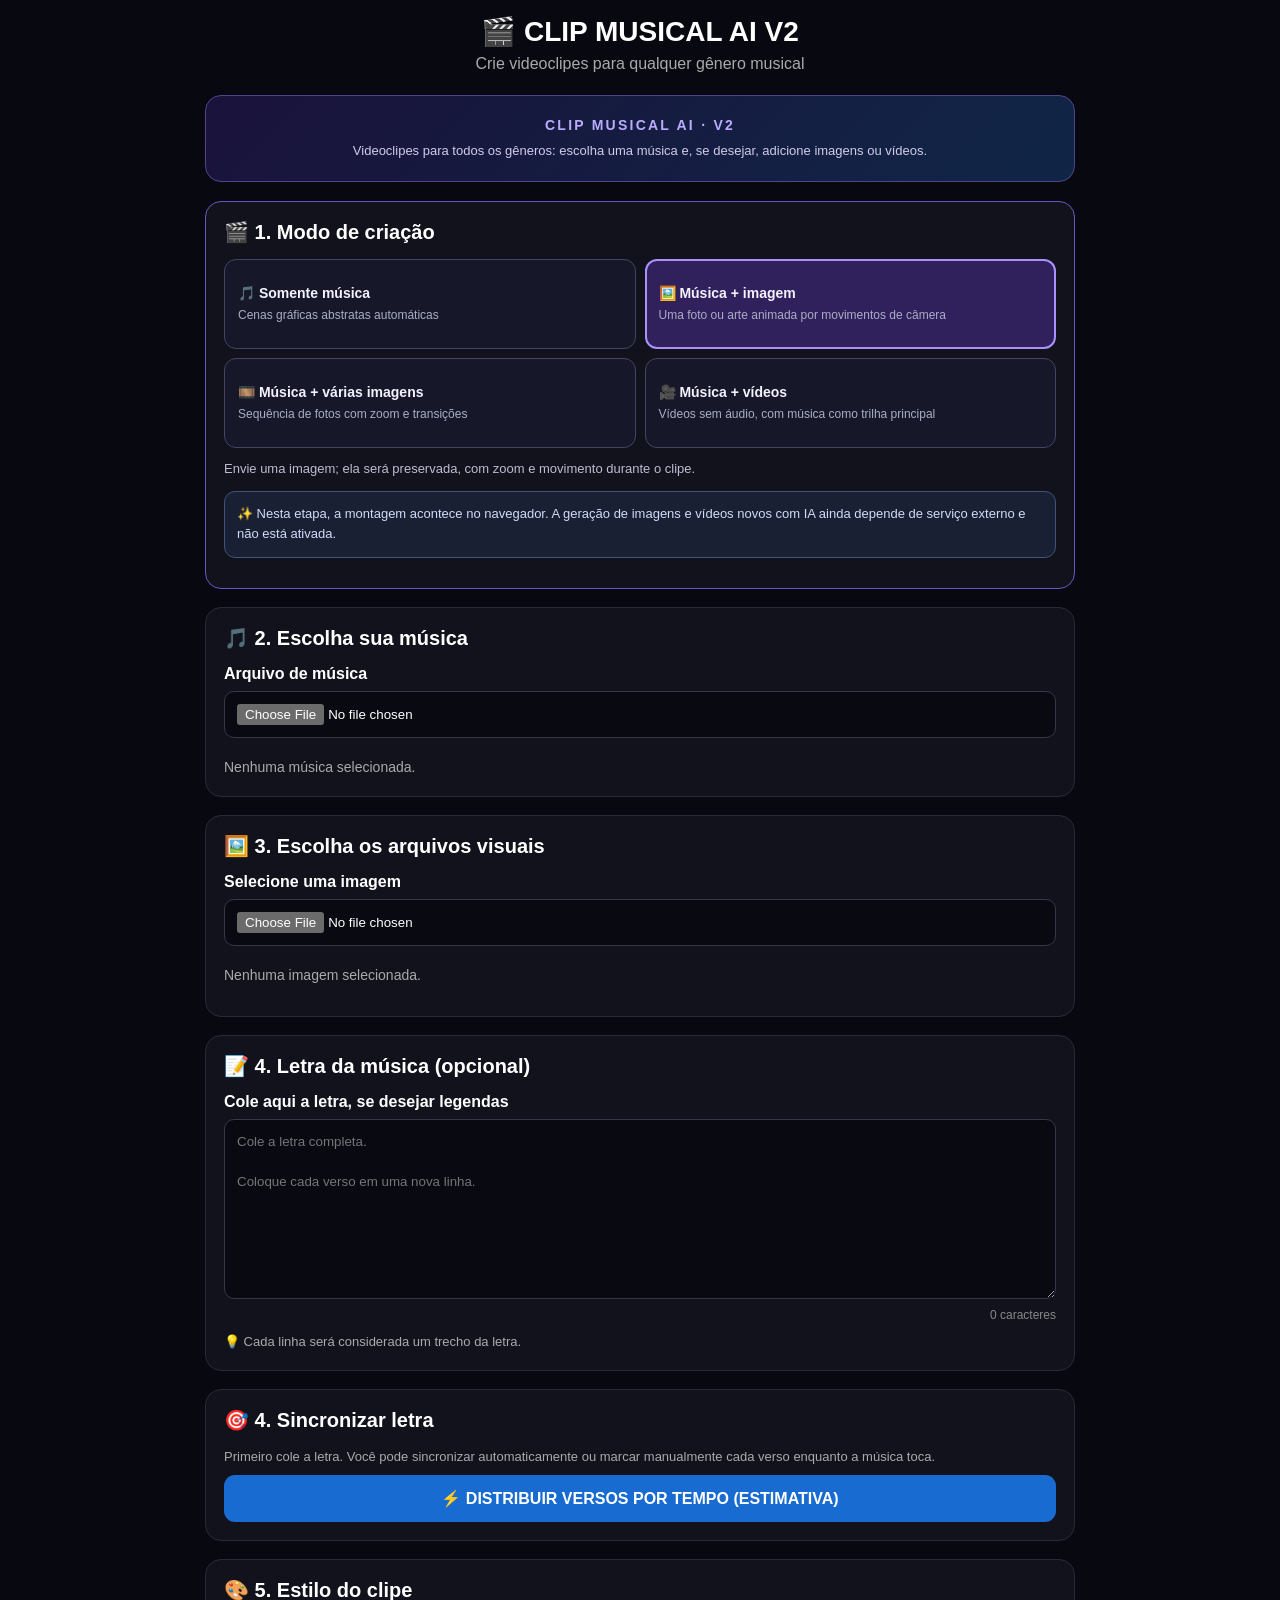
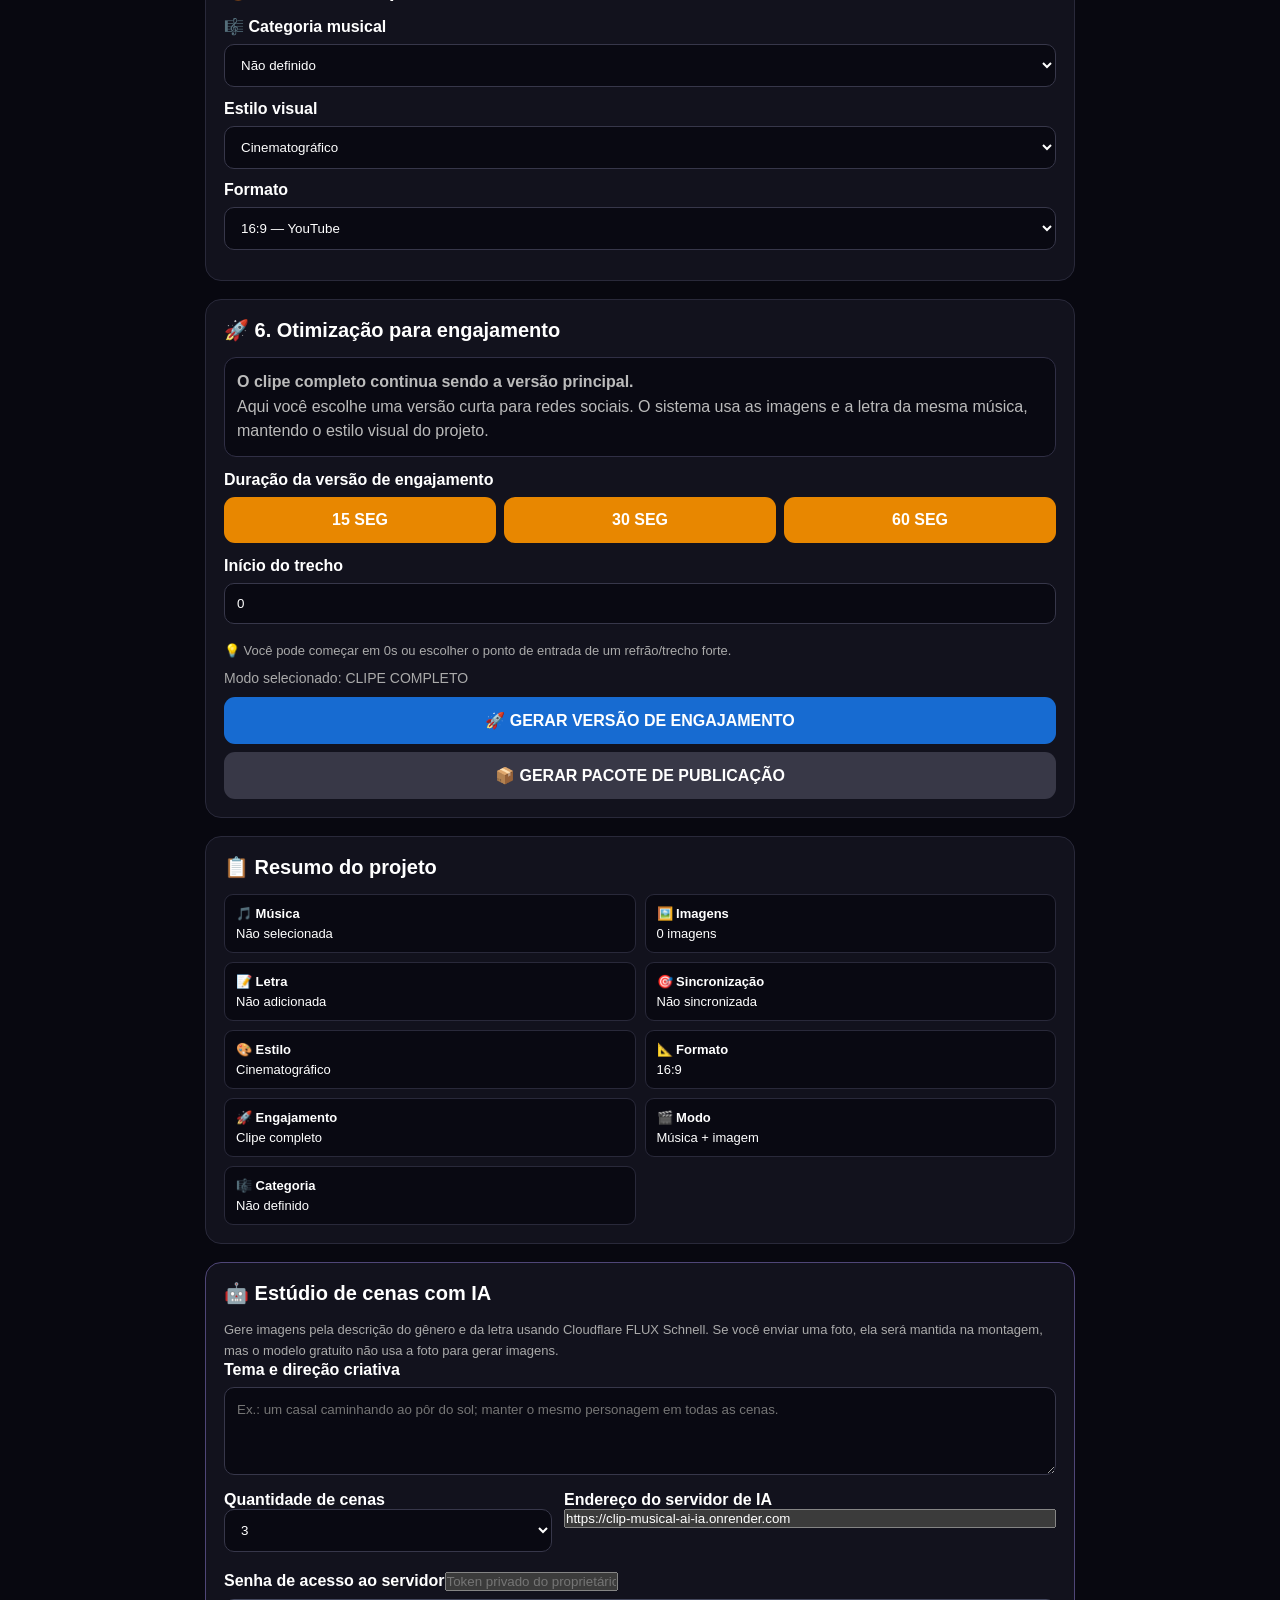
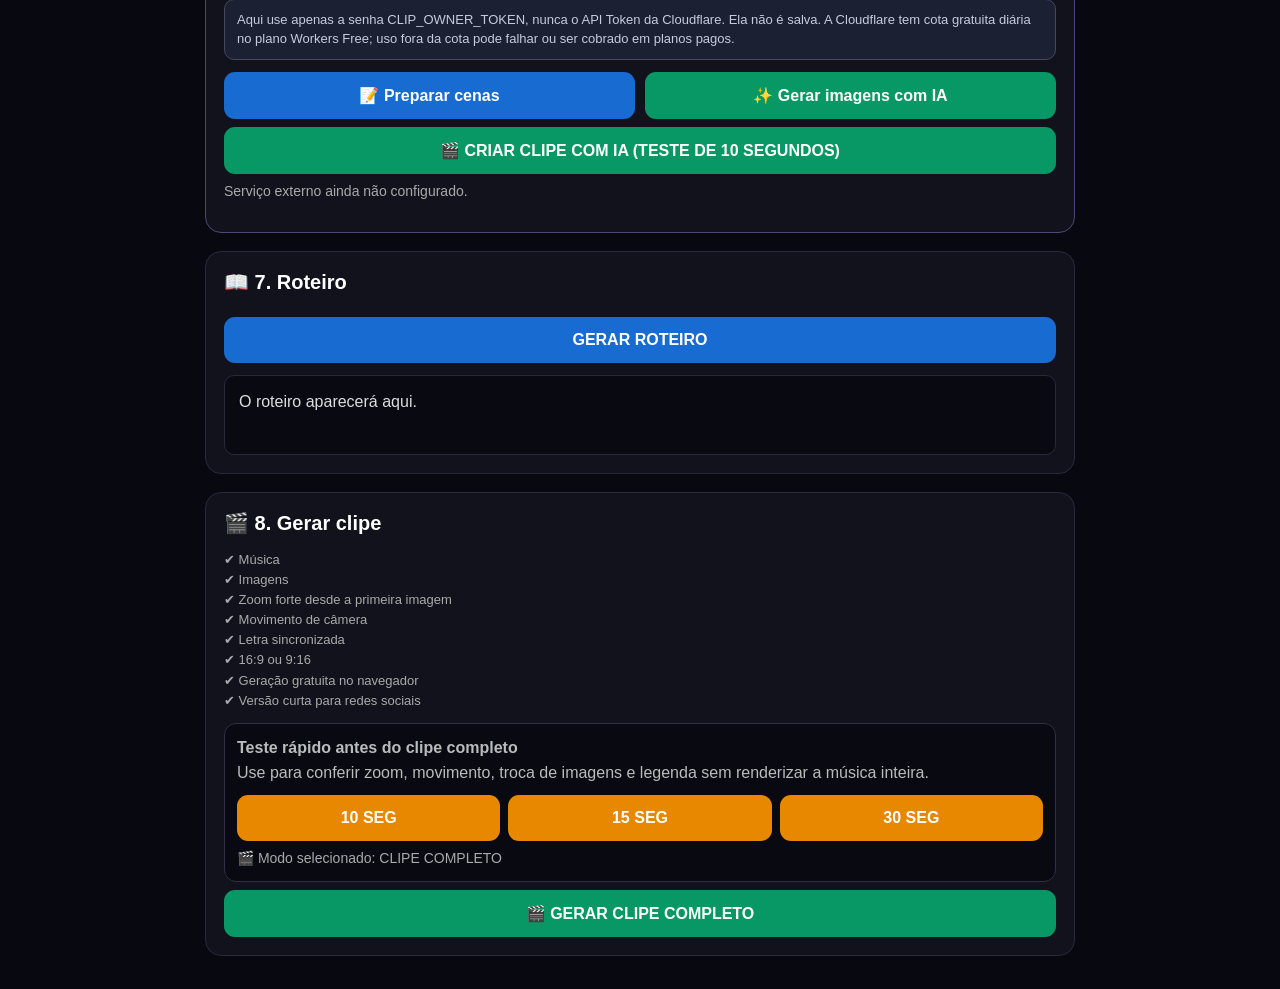
<file: index.html>
<!DOCTYPE html>
<html lang="pt-BR">
<head>
<meta charset="UTF-8">
<meta name="viewport" content="width=device-width,initial-scale=1.0">
<title>CLIP MUSICAL AI</title>
<style>
*{box-sizing:border-box;margin:0;padding:0;font-family:Arial,sans-serif}
body{background:#080810;color:#fff;min-height:100vh}
.container{width:100%;max-width:900px;margin:auto;padding:15px}
h1{text-align:center;font-size:28px;margin-bottom:7px}
.subtitulo{text-align:center;color:#aaa;margin-bottom:22px}
.card{background:#12121d;border:1px solid #29293a;border-radius:16px;padding:18px;margin-bottom:18px}
.card h2{font-size:20px;margin-bottom:15px}
label{display:block;font-weight:bold;margin-bottom:8px}
input[type=file],select,textarea,input[type=number],input[type=text]{width:100%;background:#090912;color:#fff;border:1px solid #37374a;border-radius:10px;padding:12px;margin-bottom:12px}
textarea{min-height:180px;resize:vertical;line-height:1.5}
button{width:100%;border:0;border-radius:11px;padding:14px;margin-top:8px;background:#6838ff;color:#fff;font-size:16px;font-weight:bold;cursor:pointer}
button:disabled{opacity:.5}
.btn-azul{background:#176bd1}.btn-verde{background:#079866}.btn-vermelho{background:#a72828}.btn-cinza{background:#383847}.btn-laranja{background:#e88700}
.status{color:#aaa;font-size:14px;line-height:1.5;margin-top:7px}.sucesso{color:#35dc98}.erro{color:#ff6868}
.audio-preview{width:100%;display:none;margin-top:8px}
.dica,.info{color:#aaa;font-size:13px;line-height:1.55;margin-top:5px}
.contador{color:#888;font-size:12px;text-align:right;margin-top:-7px;margin-bottom:10px}
.letra-preview{display:none;margin-top:12px;background:#090912;border:1px solid #29293a;border-radius:10px;padding:12px}
.letra-preview-texto{color:#ddd;white-space:pre-wrap;line-height:1.5;max-height:180px;overflow:auto}
.preview-grid{display:grid;grid-template-columns:repeat(2,1fr);gap:12px;margin-top:12px}
.preview-item{background:#090912;border:1px solid #29293a;border-radius:10px;padding:7px}
.preview-item img{width:100%;aspect-ratio:16/10;object-fit:cover;border-radius:8px;display:block}
.preview-num{text-align:center;color:#aaa;padding:7px 0;font-size:13px}
.preview-buttons{display:grid;grid-template-columns:1fr 1fr 1fr;gap:5px}
.preview-buttons button{padding:8px 3px;margin:0;font-size:12px}
.resumo{display:grid;grid-template-columns:1fr 1fr;gap:9px}
.resumo-box{background:#090912;border:1px solid #29293a;border-radius:9px;padding:11px;font-size:13px}
.resumo-box strong{display:block;margin-bottom:5px}
#roteiro{white-space:pre-wrap;background:#090912;border:1px solid #29293a;border-radius:10px;padding:14px;margin-top:12px;color:#ddd;line-height:1.55;min-height:80px}
.sync-box{background:#090912;border:1px solid #303044;border-radius:12px;padding:12px;margin-top:12px}
.tempo-grande{text-align:center;font-size:34px;font-weight:bold;margin:10px 0;color:#fff}
.sync-botoes{display:grid;grid-template-columns:1fr 1fr;gap:8px}.sync-botoes button{margin:0}
.marcar{background:#d43b3b;font-size:17px}
.lista-versos{margin-top:14px}
.verso-item{display:grid;grid-template-columns:55px 1fr 75px;gap:7px;align-items:center;background:#141421;border:1px solid #29293a;border-radius:8px;padding:7px;margin-bottom:6px}
.verso-numero{color:#888;font-size:12px;text-align:center}.verso-texto{color:#ddd;font-size:13px;line-height:1.3}
.verso-tempo{width:100%;margin:0!important;padding:7px!important;font-size:12px;text-align:center}
.verso-atual{border-color:#d43b3b;box-shadow:0 0 0 1px #d43b3b}
.progress-container{display:none;margin-top:15px}
.progress-bar{width:100%;height:18px;background:#252536;border-radius:20px;overflow:hidden}
.progress-fill{width:0%;height:100%;background:#6838ff;transition:width .1s linear}
.video-container{display:none}
#videoResultado{width:100%;background:#000;border-radius:12px;border:1px solid #333;display:block;margin-top:12px}
.download{display:none;width:100%;text-decoration:none;background:#079866;color:#fff;font-weight:bold;text-align:center;padding:15px;border-radius:11px;margin-top:12px}
.eng-grid{display:grid;grid-template-columns:repeat(3,1fr);gap:8px}
.eng-grid button{margin:0}
.eng-grid .selecionado{outline:3px solid #fff}
.eng-info{background:#090912;border:1px solid #302f45;border-radius:12px;padding:12px;margin-top:12px;line-height:1.55;color:#bbb}
.badge{display:inline-block;padding:5px 9px;border-radius:20px;background:#29293a;color:#ddd;font-size:12px;margin:3px}
.miniatura-preview{width:100%;max-height:280px;object-fit:contain;background:#000;border-radius:10px;display:none;margin-top:10px}
.share-grid{display:grid;grid-template-columns:1fr 1fr;gap:8px}
.share-grid button{margin:0}
@media(max-width:600px){
.container{padding:12px}h1{font-size:24px}.resumo{grid-template-columns:1fr}
.preview-grid{grid-template-columns:1fr 1fr}.sync-botoes{grid-template-columns:1fr}
.eng-grid{grid-template-columns:1fr 1fr}.verso-item{grid-template-columns:45px 1fr 68px}
}
</style>
<link rel="stylesheet" href="v2.css">
</head>
<body>
<div class="container">

<h1>🎬 CLIP MUSICAL AI</h1>
<div class="subtitulo">Crie seu clipe musical gratuitamente</div>

<div class="card">
<h2>🎵 1. Escolha sua música</h2>
<label>Arquivo do louvor</label>
<input id="inputMusica" type="file" accept="audio/*">
<div id="audioInfo" class="status">Nenhuma música selecionada.</div>
<audio id="audioPreview" class="audio-preview" controls playsinline></audio>
</div>

<div class="card">
<h2>🖼️ 2. Escolha as imagens</h2>
<label>Imagens do clipe</label>
<input id="inputImagens" type="file" accept="image/*" multiple>
<div id="contadorImagens" class="status">Nenhuma imagem selecionada.</div>
<div id="previewGrid" class="preview-grid"></div>
</div>

<div class="card">
<h2>📝 3. Letra do louvor</h2>
<label>Cole aqui a letra do louvor</label>
<textarea id="inputLetra" placeholder="Cole a letra completa.

Coloque cada verso em uma nova linha."></textarea>
<div id="letraContador" class="contador">0 caracteres</div>
<div class="dica">💡 Cada linha será considerada um trecho da letra.</div>
<div id="letraPreview" class="letra-preview"><div id="letraPreviewTexto" class="letra-preview-texto"></div></div>
</div>

<div class="card">
<h2>🎯 4. Sincronizar letra</h2>
<div class="info">Primeiro cole a letra. Você pode sincronizar automaticamente ou marcar manualmente cada verso enquanto a música toca.</div>
<button id="botaoAuto" class="btn-azul">⚡ SINCRONIZAR AUTOMATICAMENTE</button>
<div id="syncBox" class="sync-box" style="display:none">
<div id="tempoAtual" class="tempo-grande">00:00.000</div>
<div class="sync-botoes">
<button id="botaoIniciarSync" class="btn-verde">▶️ COMEÇAR SINCRONIZAÇÃO</button>
<button id="botaoPararSync" class="btn-cinza">⏸️ PARAR</button>
</div>
<button id="botaoMarcar" class="marcar">🔴 MARCAR PRÓXIMO VERSO</button>
<button id="botaoLimparSync" class="btn-vermelho">🗑️ LIMPAR MARCAÇÕES</button>
<div id="syncStatus" class="status">Aguardando.</div>
<div id="listaVersos" class="lista-versos"></div>
</div>
</div>

<div class="card">
<h2>🎨 5. Estilo do clipe</h2>
<label>Estilo visual</label>
<select id="estilo">
<option>Cinematográfico</option><option>Worship</option><option>Romântico</option><option>Inspirador</option>
<option>Urbano</option><option>Dramático</option><option>Fantasia</option><option>Realista</option>
</select>
<label>Formato</label>
<select id="formato">
<option value="16:9">16:9 — YouTube</option>
<option value="9:16">9:16 — TikTok / Reels / Shorts</option>
</select>
</div>

<div class="card">
<h2>🚀 6. Otimização para engajamento</h2>
<div class="eng-info">
<b>O clipe completo continua sendo a versão principal.</b><br>
Aqui você escolhe uma versão curta para redes sociais. O sistema usa as imagens e a letra da mesma música, mantendo o estilo visual do projeto.
</div>

<label style="margin-top:14px">Duração da versão de engajamento</label>
<div class="eng-grid">
<button class="btn-laranja" data-eng="15">15 SEG</button>
<button class="btn-laranja" data-eng="30">30 SEG</button>
<button class="btn-laranja" data-eng="60">60 SEG</button>
</div>

<label style="margin-top:14px">Início do trecho</label>
<input id="inicioEngajamento" type="number" min="0" step="0.1" value="0">
<div class="dica">💡 Você pode começar em 0s ou escolher o ponto de entrada de um refrão/trecho forte.</div>

<div id="engSelecionado" class="status">Modo selecionado: CLIPE COMPLETO</div>

<button id="botaoGerarEngajamento" class="btn-azul">🚀 GERAR VERSÃO DE ENGAJAMENTO</button>
<button id="botaoPacote" class="btn-cinza">📦 GERAR PACOTE DE PUBLICAÇÃO</button>

<div id="pacote" style="display:none;margin-top:12px">
<label>Título sugerido</label>
<input id="tituloSugerido" type="text">
<label>Descrição sugerida</label>
<textarea id="descricaoSugerida" style="min-height:130px"></textarea>
<label>Hashtags sugeridas</label>
<input id="hashtagsSugeridas" type="text">
<button id="botaoMiniatura" class="btn-laranja">🖼️ GERAR MINIATURA</button>
<canvas id="miniaturaCanvas" style="display:none"></canvas>
<img id="miniaturaPreview" class="miniatura-preview">
<a id="baixarMiniatura" class="download" download="miniatura-clipe-musical.png">⬇️ BAIXAR MINIATURA</a>
</div>
</div>

<div class="card">
<h2>📋 Resumo do projeto</h2>
<div class="resumo">
<div class="resumo-box"><strong>🎵 Música</strong><span id="resumoMusica">Não selecionada</span></div>
<div class="resumo-box"><strong>🖼️ Imagens</strong><span id="resumoImagens">0 imagens</span></div>
<div class="resumo-box"><strong>📝 Letra</strong><span id="resumoLetra">Não adicionada</span></div>
<div class="resumo-box"><strong>🎯 Sincronização</strong><span id="resumoSync">Não sincronizada</span></div>
<div class="resumo-box"><strong>🎨 Estilo</strong><span id="resumoEstilo">Cinematográfico</span></div>
<div class="resumo-box"><strong>📐 Formato</strong><span id="resumoFormato">16:9</span></div>
<div class="resumo-box"><strong>🚀 Engajamento</strong><span id="resumoEng">Clipe completo</span></div>
</div>
</div>

<div class="card">
<h2>📖 7. Roteiro</h2>
<button id="botaoRoteiro" class="btn-azul">GERAR ROTEIRO</button>
<div id="roteiro">O roteiro aparecerá aqui.</div>
</div>

<div class="card">
<h2>🎬 8. Gerar clipe</h2>
<div class="info">
✔ Música<br>✔ Imagens<br>✔ Zoom forte desde a primeira imagem<br>✔ Movimento de câmera<br>✔ Letra sincronizada<br>✔ 16:9 ou 9:16<br>✔ Geração gratuita no navegador<br>✔ Versão curta para redes sociais
</div>

<div class="eng-info" style="margin-top:12px">
<b>Teste rápido antes do clipe completo</b><br>
Use para conferir zoom, movimento, troca de imagens e legenda sem renderizar a música inteira.
<div class="eng-grid" style="margin-top:10px">
<button class="btn-laranja" data-teste="10">10 SEG</button>
<button class="btn-laranja" data-teste="15">15 SEG</button>
<button class="btn-laranja" data-teste="30">30 SEG</button>
</div>
<div id="modoTeste" class="status">🎬 Modo selecionado: CLIPE COMPLETO</div>
</div>

<button id="botaoGerar" class="btn-verde">🎬 GERAR CLIPE COMPLETO</button>

<div id="progressContainer" class="progress-container">
<div class="progress-bar"><div id="progressFill" class="progress-fill"></div></div>
<div id="status" class="status">Preparando...</div>
</div>
</div>

<div id="videoContainer" class="card video-container">
<h2>🎥 Seu clipe está pronto!</h2>
<video id="videoResultado" controls playsinline preload="metadata"></video>
<div id="resultadoInfo" class="status"></div>
<a id="download" class="download" download="clip-musical-ai.webm">⬇️ BAIXAR CLIPE</a>
</div>

</div>

<script>
const $=id=>document.getElementById(id);
const inputMusica=$("inputMusica"),inputImagens=$("inputImagens"),inputLetra=$("inputLetra");
const audioInfo=$("audioInfo"),audioPreview=$("audioPreview"),contadorImagens=$("contadorImagens"),previewGrid=$("previewGrid");
const letraContador=$("letraContador"),letraPreview=$("letraPreview"),letraPreviewTexto=$("letraPreviewTexto");
const estilo=$("estilo"),formato=$("formato");
const resumoMusica=$("resumoMusica"),resumoImagens=$("resumoImagens"),resumoLetra=$("resumoLetra"),resumoSync=$("resumoSync"),resumoEstilo=$("resumoEstilo"),resumoFormato=$("resumoFormato"),resumoEng=$("resumoEng");
const botaoAuto=$("botaoAuto"),syncBox=$("syncBox"),tempoAtual=$("tempoAtual"),botaoIniciarSync=$("botaoIniciarSync"),botaoPararSync=$("botaoPararSync"),botaoMarcar=$("botaoMarcar"),botaoLimparSync=$("botaoLimparSync"),syncStatus=$("syncStatus"),listaVersos=$("listaVersos");
const botaoRoteiro=$("botaoRoteiro"),roteiroElemento=$("roteiro"),botaoGerar=$("botaoGerar"),progressContainer=$("progressContainer"),progressFill=$("progressFill"),statusElemento=$("status"),videoContainer=$("videoContainer"),videoResultado=$("videoResultado"),resultadoInfo=$("resultadoInfo"),download=$("download");
const inicioEngajamento=$("inicioEngajamento"),engSelecionado=$("engSelecionado"),resumoEngEl=resumoEng;
let musicaSelecionada=null,imagensSelecionadas=[],roteiroAtual="",videoURL=null,audioContext=null,audioSource=null,audioDestination=null,marcacoes=[],indiceMarcacao=0;
let modoTeste=0,modoEngajamento=0,miniaturaURL=null,audioAnalyser=null,audioBins=null;

function obterVersos(){
 return inputLetra.value.split("\n").map(x=>x.trim()).filter(x=>x && !(x.startsWith("[")&&x.endsWith("]")));
}
function formatarTempo(s){
 if(!isFinite(s))s=0; const m=Math.floor(s/60),r=s-m*60;
 return String(m).padStart(2,"0")+":"+r.toFixed(3).padStart(6,"0");
}
function esperar(ms){return new Promise(r=>setTimeout(r,ms));}

inputMusica.addEventListener("change",()=>{
 if(!inputMusica.files?.length)return;
 musicaSelecionada=inputMusica.files[0];
 resumoMusica.textContent=musicaSelecionada.name;
 audioInfo.textContent="✓ Música selecionada: "+musicaSelecionada.name;
 audioInfo.className="status sucesso";
 if(audioPreview.src)try{URL.revokeObjectURL(audioPreview.src)}catch(e){}
 audioPreview.src=URL.createObjectURL(musicaSelecionada);audioPreview.style.display="block";audioPreview.load();
 audioPreview.onloadedmetadata=()=>{syncBox.style.display="block";montarListaVersos()};
});

inputImagens.addEventListener("change",async()=>{
 const arquivos=Array.from(inputImagens.files||[]);if(!arquivos.length)return;
 imagensSelecionadas.forEach(item=>{if(item.objectURL)URL.revokeObjectURL(item.objectURL)});
 imagensSelecionadas=[];contadorImagens.textContent="Carregando arquivos...";
 try{
  for(const arquivo of arquivos){
   if(arquivo.type.startsWith("video/")){
    const objectURL=URL.createObjectURL(arquivo);
    imagensSelecionadas.push({file:arquivo,src:objectURL,objectURL,tipo:"video"});
   }else if(arquivo.type.startsWith("image/")){
    imagensSelecionadas.push({file:arquivo,src:await arquivoParaDataURL(arquivo),tipo:"imagem"});
   }else throw new Error("Arquivo não é imagem nem vídeo.");
  }
  atualizarImagens();
 }catch(e){contadorImagens.textContent=e.message;contadorImagens.className="status erro"}
});
function arquivoParaDataURL(arquivo){return new Promise((resolve,reject)=>{const r=new FileReader();r.onload=()=>resolve(r.result);r.onerror=()=>reject(new Error("Erro ao carregar imagem."));r.readAsDataURL(arquivo)})}
function atualizarImagens(){
 previewGrid.innerHTML="";
 imagensSelecionadas.forEach((item,index)=>{
  const div=document.createElement("div");div.className="preview-item";
  const img=document.createElement(item.tipo==="video"?"video":"img");img.src=item.src;if(item.tipo==="video"){img.muted=true;img.playsInline=true;img.preload="metadata";}
  const n=document.createElement("div");n.className="preview-num";n.textContent=(item.tipo==="video"?"Vídeo ":"Cena ")+(index+1);
  const b=document.createElement("div");b.className="preview-buttons";
  const es=document.createElement("button");es.textContent="◀";es.onclick=()=>moverImagem(index,-1);
  const ex=document.createElement("button");ex.textContent="🗑️";ex.onclick=()=>{const removido=imagensSelecionadas.splice(index,1)[0];if(removido?.objectURL)URL.revokeObjectURL(removido.objectURL);atualizarImagens()};
  const di=document.createElement("button");di.textContent="▶";di.onclick=()=>moverImagem(index,1);
  b.append(es,ex,di);div.append(img,n,b);previewGrid.appendChild(div);
 });
 const q=imagensSelecionadas.length;
 contadorImagens.textContent=q?"✓ "+q+(q===1?" arquivo selecionado.":" arquivos selecionados."):"Nenhum arquivo selecionado.";
 contadorImagens.className=q?"status sucesso":"status";resumoImagens.textContent=q+" "+(q===1?"imagem":"imagens");
}
function moverImagem(i,d){const n=i+d;if(n<0||n>=imagensSelecionadas.length)return;[imagensSelecionadas[i],imagensSelecionadas[n]]=[imagensSelecionadas[n],imagensSelecionadas[i]];atualizarImagens()}

inputLetra.addEventListener("input",()=>{
 const t=inputLetra.value;letraContador.textContent=t.length+(t.length===1?" caractere":" caracteres");
 if(t.trim()){resumoLetra.textContent="✓ Adicionada";letraPreview.style.display="block";letraPreviewTexto.textContent=t;montarListaVersos()}
 else{resumoLetra.textContent="Não adicionada";resumoSync.textContent="Não sincronizada";letraPreview.style.display="none";listaVersos.innerHTML=""}
});
estilo.addEventListener("change",()=>resumoEstilo.textContent=estilo.value);
formato.addEventListener("change",()=>resumoFormato.textContent=formato.value);

function montarListaVersos(){
 const versos=obterVersos();listaVersos.innerHTML="";if(!versos.length)return;
 if(marcacoes.length!==versos.length)marcacoes=new Array(versos.length).fill(null);
 versos.forEach((verso,index)=>{
  const div=document.createElement("div");div.className="verso-item";div.id="verso-"+index;
  const n=document.createElement("div");n.className="verso-numero";n.textContent="#"+(index+1);
  const t=document.createElement("div");t.className="verso-texto";t.textContent=verso;
  const inp=document.createElement("input");inp.type="number";inp.step=".001";inp.min="0";inp.className="verso-tempo";inp.value=marcacoes[index]!==null?marcacoes[index].toFixed(3):"";
  inp.addEventListener("change",()=>{const v=parseFloat(inp.value);marcacoes[index]=isFinite(v)&&v>=0?v:null;atualizarResumoSync()});
  div.append(n,t,inp);listaVersos.appendChild(div);
 });atualizarResumoSync();
}
function atualizarResumoSync(){
 const total=marcacoes.filter(v=>v!==null&&isFinite(v)).length,q=marcacoes.length;
 resumoSync.textContent=!q?"Não sincronizada":total===q?"✓ Completa":total?total+"/"+q+" marcados":"Não sincronizada";
}
audioPreview.addEventListener("timeupdate",()=>{tempoAtual.textContent=formatarTempo(audioPreview.currentTime);destacarVersoAtual()});
function destacarVersoAtual(){
 document.querySelectorAll(".verso-item").forEach(x=>x.classList.remove("verso-atual"));
 let atual=-1;for(let i=0;i<marcacoes.length;i++)if(marcacoes[i]!==null&&audioPreview.currentTime>=marcacoes[i])atual=i;
 if(atual>=0)$("verso-"+atual)?.classList.add("verso-atual");
}
botaoIniciarSync.addEventListener("click",async()=>{
 if(!musicaSelecionada)return alert("Selecione a música primeiro.");
 const versos=obterVersos();if(!versos.length)return alert("Cole a letra primeiro.");
 indiceMarcacao=0;marcacoes=new Array(versos.length).fill(null);montarListaVersos();audioPreview.currentTime=0;
 try{await audioPreview.play()}catch(e){return alert("Toque no PLAY do áudio para permitir a reprodução.")}
 syncStatus.textContent="🎵 Música tocando. Quando começar o primeiro verso, toque em MARCAR.";syncStatus.className="status sucesso";
});
botaoPararSync.addEventListener("click",()=>{audioPreview.pause();syncStatus.textContent="⏸️ Pausado em "+formatarTempo(audioPreview.currentTime)});
botaoMarcar.addEventListener("click",()=>{
 const versos=obterVersos();if(!versos.length)return alert("Cole a letra primeiro.");
 if(indiceMarcacao>=versos.length){syncStatus.textContent="✓ Todos os versos já foram marcados.";return}
 const t=audioPreview.currentTime;marcacoes[indiceMarcacao]=t;const el=$("verso-"+indiceMarcacao);if(el)el.querySelector("input").value=t.toFixed(3);
 syncStatus.textContent="✓ Verso "+(indiceMarcacao+1)+" marcado em "+formatarTempo(t);indiceMarcacao++;atualizarResumoSync();
});
botaoLimparSync.addEventListener("click",()=>{audioPreview.pause();audioPreview.currentTime=0;marcacoes=new Array(obterVersos().length).fill(null);indiceMarcacao=0;montarListaVersos();syncStatus.textContent="Marcações apagadas."});
botaoAuto.addEventListener("click",()=>{
 if(!musicaSelecionada)return alert("Selecione a música primeiro.");
 const versos=obterVersos(),dur=audioPreview.duration;if(!versos.length)return alert("Cole a letra primeiro.");if(!isFinite(dur)||dur<=0)return alert("Aguarde o carregamento da duração da música.");
 marcacoes=versos.map((_,i)=>(i/versos.length)*dur);montarListaVersos();resumoSync.textContent="⚡ Automática";syncStatus.textContent="✓ Sincronização automática criada. Você pode ajustar os tempos.";syncStatus.className="status sucesso";
});

botaoRoteiro.addEventListener("click",()=>{
 if(!musicaSelecionada)return alert("Selecione a música.");
 if(!imagensSelecionadas.length)return alert("Selecione pelo menos uma imagem.");
 const versos=obterVersos();let texto="🎬 CLIP MUSICAL AI\n\nMúsica: "+musicaSelecionada.name+"\nEstilo: "+estilo.value+"\nFormato: "+formato.value+"\n\nESTRUTURA DAS CENAS\n\n";
 imagensSelecionadas.forEach((_,i)=>{texto+="🎥 CENA "+(i+1)+"\n";texto+=i%2===0?"Movimento: zoom 115% → 155% + câmera lateral.\n":"Movimento: zoom 155% → 115% + câmera lateral.\n";if(versos.length)texto+="Trecho: "+versos[Math.min(i,versos.length-1)]+"\n";texto+="\n"});
 roteiroAtual=texto;roteiroElemento.textContent=texto;botaoRoteiro.textContent="✓ ROTEIRO CRIADO";setTimeout(()=>botaoRoteiro.textContent="GERAR ROTEIRO",2000);
});

function escolherCodec(){
 for(const c of ["video/webm;codecs=vp8,opus","video/webm;codecs=vp9,opus","video/webm"]){try{if(MediaRecorder.isTypeSupported(c))return c}catch(e){}}
 return "";
}
async function prepararAudio(){
 const AudioCtx=window.AudioContext||window.webkitAudioContext;if(!AudioCtx)throw new Error("Seu navegador não suporta o sistema de áudio.");
 if(!audioContext){
  audioContext=new AudioCtx();
  audioSource=audioContext.createMediaElementSource(audioPreview);
  audioDestination=audioContext.createMediaStreamDestination();
  audioAnalyser=audioContext.createAnalyser();audioAnalyser.fftSize=256;audioAnalyser.smoothingTimeConstant=.75;
  audioBins=new Uint8Array(audioAnalyser.frequencyBinCount);
  audioSource.connect(audioDestination);audioSource.connect(audioContext.destination);audioSource.connect(audioAnalyser);
 }
 if(audioContext.state==="suspended")await audioContext.resume();return audioDestination.stream;
}
async function carregarImagem(item){
 return new Promise((resolve,reject)=>{
  if(item.tipo==="video"){
   const v=document.createElement("video");
   v.muted=true;v.playsInline=true;v.preload="auto";v.loop=true;
   v.onloadeddata=()=>resolve(v);
   v.onerror=()=>reject(new Error("Não foi possível carregar o vídeo. Tente MP4 ou WebM."));
   v.src=item.src;v.load();
  }else{
   const img=new Image();img.onload=()=>resolve(img);
   img.onerror=()=>reject(new Error("Erro ao carregar imagem."));img.src=item.src;
  }
 });
}

function desenharCena(ctx,canvas,img,p,indice,pulso=0){
 const cw=canvas.width,ch=canvas.height;
 const iw=img.videoWidth||img.width,ih=img.videoHeight||img.height;
 if(!iw||!ih)return;
 const vertical=ch>cw;
 ctx.save();
 ctx.clearRect(0,0,cw,ch);
 if(vertical){
  // Fill the canvas with a softened background, while keeping the complete
  // source image visible in the foreground (no cropped faces or black bars).
  const cover=Math.max(cw/iw,ch/ih),bw=iw*cover,bh=ih*cover;
  ctx.save();
  ctx.filter="blur(34px) brightness(0.55)";
  ctx.drawImage(img,(cw-bw)/2-40,(ch-bh)/2-40,bw+80,bh+80);
  ctx.restore();
  const fit=Math.min(cw/iw,ch/ih);
  const scale=fit*0.98;
  const w=iw*scale,h=ih*scale;
  // Only pan within the available free space, never outside the frame.
  const freeX=Math.max(0,cw-w),freeY=Math.max(0,ch-h);
  const move=(p-.5)*0.12;
  const x=(cw-w)/2+move*freeX;
  const y=(ch-h)/2+(indice%2?move:-move)*freeY;
  ctx.drawImage(img,x,y,w,h);
 }else{
  const zoom=(indice%2===0?1.15+p*.40:1.55-p*.40)+Math.max(0,Math.min(pulso,.4))*.14;
  const base=Math.max(cw/iw,ch/ih),esc=base*zoom,w=iw*esc,h=ih*esc;
  let dx=0,dy=0;
  if(indice%4===0)dx=(p-.5)*cw*.24;
  else if(indice%4===1)dx=(.5-p)*cw*.24;
  else if(indice%4===2)dy=(p-.5)*ch*.24;
  else dy=(.5-p)*ch*.24;
  ctx.drawImage(img,(cw-w)/2+dx,(ch-h)/2+dy,w,h);
 }
 ctx.restore();
}
function desenharLetra(ctx,canvas,text){
 if(!text?.trim())return;
 const cw=canvas.width,ch=canvas.height,tamanho=Math.max(25,Math.round(cw*.035));
 ctx.save();ctx.font="bold "+tamanho+"px Arial";ctx.textAlign="center";ctx.textBaseline="middle";
 const margem=cw*.07,max=cw-margem*2,palavras=text.split(/\s+/),linhas=[];let linha="";
 palavras.forEach(p=>{const teste=linha?linha+" "+p:p;if(ctx.measureText(teste).width<=max)linha=teste;else{if(linha)linhas.push(linha);linha=p}});
 if(linha)linhas.push(linha);let finais=linhas.slice(0,2);if(linhas.length>2)finais[1]=linhas.slice(1).join(" ");
 const lh=tamanho*1.25,boxH=finais.length*lh+tamanho,x=cw*.05,y=ch-ch*.18-boxH/2;
 ctx.fillStyle="rgba(0,0,0,.72)";ctx.beginPath();if(ctx.roundRect)ctx.roundRect(x,y,cw*.9,boxH,18);else ctx.rect(x,y,cw*.9,boxH);ctx.fill();
 ctx.fillStyle="#fff";ctx.shadowColor="#000";ctx.shadowBlur=8;ctx.shadowOffsetX=2;ctx.shadowOffsetY=2;
 const cy=y+boxH/2,start=cy-((finais.length-1)*lh/2);finais.forEach((s,i)=>ctx.fillText(s,cw/2,start+i*lh));ctx.restore();
}

async function gerarVideo(duracaoAlvo,tituloModo){
 let recorder=null,intervalo=null,streamVideo=null,imagensRender=[];
 try{
  if(!musicaSelecionada)return alert("Selecione a música.");
  if(!imagensSelecionadas.length)return alert("Selecione pelo menos uma imagem.");
  const versos=obterVersos();
  const duracaoMusica=audioPreview.duration;if(!isFinite(duracaoMusica)||duracaoMusica<=0)return alert("Aguarde o carregamento da música.");
  let inicio=0;
  if(tituloModo==="ENGAJAMENTO"){inicio=Math.max(0,Math.min(parseFloat(inicioEngajamento.value)||0,Math.max(0,duracaoMusica-.2)))}
  const duracao=Math.min(duracaoAlvo||duracaoMusica,duracaoMusica-inicio);
  if(duracao<=0.2)throw new Error("O trecho escolhido é menor que a duração mínima.");
  if(marcacoes.length!==versos.length||!marcacoes.every(v=>v!==null&&isFinite(v))){marcacoes=versos.map((_,i)=>(i/versos.length)*duracaoMusica);montarListaVersos()}
  if(!roteiroAtual)botaoRoteiro.click();

  botaoGerar.disabled=true;progressContainer.style.display="block";videoContainer.style.display="none";download.style.display="none";progressFill.style.width="0%";
  statusElemento.textContent="Carregando imagens...";

  const imagens=[];imagensRender=imagens;for(const item of imagensSelecionadas)imagens.push(await carregarImagem(item));
  const canvas=document.createElement("canvas");if(formato.value==="9:16"){canvas.width=720;canvas.height=1280}else if(formato.value==="1:1"){canvas.width=900;canvas.height=900}else{canvas.width=1280;canvas.height=720}
  const ctx=canvas.getContext("2d");if(!ctx)throw new Error("Não foi possível criar o Canvas.");

  // IMPORTANTE: 30 FPS reais em vez de captureStream(0).
  // Isso melhora a compatibilidade do WebM e evita o player mostrar 0:00.
  streamVideo=canvas.captureStream(30);
  const videoStream=streamVideo;
  const audioStream=await prepararAudio();audioStream.getAudioTracks().forEach(t=>videoStream.addTrack(t));
  const codec=escolherCodec();if(!codec)throw new Error("Seu navegador não suporta gravação WebM.");
  recorder=new MediaRecorder(videoStream,{mimeType:codec,videoBitsPerSecond:7000000,audioBitsPerSecond:128000});
  const partes=[];recorder.ondataavailable=e=>{if(e.data&&e.data.size)partes.push(e.data)};

  const tempoInicio=inicio;
  audioPreview.pause();audioPreview.currentTime=tempoInicio;
  ctx.fillStyle="#000";ctx.fillRect(0,0,canvas.width,canvas.height);desenharCena(ctx,canvas,imagens[0],0,0);desenharLetra(ctx,canvas,versos[0]);

  recorder.start(1000);
  await esperar(250);
  await audioContext.resume();
  await audioPreview.play();
   if(imagens[0] instanceof HTMLVideoElement)await imagens[0].play();

  const fps=30,intervaloMs=1000/fps;
  const inicioReal=performance.now();
  let ultimoTempo=-1,indiceAnterior=0;
  intervalo=setInterval(()=>{
    const decorrido=(performance.now()-inicioReal)/1000;
    const tempoLocal=Math.min(decorrido,duracao);
    const tempoMusica=tempoInicio+tempoLocal;
    const pTotal=Math.max(0,Math.min(tempoLocal/duracao,1));
    let indiceImagem=Math.min(imagens.length-1,Math.floor(pTotal*imagens.length));
    if(indiceImagem!==indiceAnterior){
       const anterior=imagens[indiceAnterior];if(anterior instanceof HTMLVideoElement)anterior.pause();
       const atual=imagens[indiceImagem];if(atual instanceof HTMLVideoElement){atual.currentTime=0;atual.play().catch(()=>{});}
       indiceAnterior=indiceImagem;
     }
     const durCena=duracao/imagens.length;
    let pCena=(tempoLocal-indiceImagem*durCena)/durCena;pCena=Math.max(0,Math.min(pCena,1));
    ctx.fillStyle="#000";ctx.fillRect(0,0,canvas.width,canvas.height);
    let pulso=0;
    if(audioAnalyser&&audioBins){
      audioAnalyser.getByteFrequencyData(audioBins);
      let soma=0;for(let k=0;k<Math.min(48,audioBins.length);k++)soma+=audioBins[k];
      pulso=soma/(Math.min(48,audioBins.length)*255);
    }
    desenharCena(ctx,canvas,imagens[indiceImagem],pCena,indiceImagem,pulso);
    if(indiceImagem<imagens.length-1&&pCena>.88){
      ctx.save();ctx.globalAlpha=Math.min(1,(pCena-.88)/.12);
      desenharCena(ctx,canvas,imagens[indiceImagem+1],0,indiceImagem+1,pulso);
      ctx.restore();
    }
    let indiceLetra=0;
    for(let i=0;i<marcacoes.length;i++){
      // As marcações da música inteira são deslocadas para o trecho.
      if(tempoMusica>=marcacoes[i])indiceLetra=i;
    }
    indiceLetra=Math.min(versos.length-1,indiceLetra);
    desenharLetra(ctx,canvas,versos[indiceLetra]);
    progressFill.style.width=Math.round(pTotal*100)+"%";
    statusElemento.textContent=(tituloModo==="ENGAJAMENTO"?"Gerando versão de engajamento... ":"Gerando clipe... ")+Math.round(pTotal*100)+"%";
    ultimoTempo=tempoLocal;
  },intervaloMs);

  await new Promise(resolve=>setTimeout(resolve,(duracao*1000)+150));
  if(intervalo){clearInterval(intervalo);intervalo=null}
  audioPreview.pause();

  // Mantém o último quadro por alguns frames para fechar corretamente o WebM.
  ctx.fillStyle="#000";ctx.fillRect(0,0,canvas.width,canvas.height);
  desenharCena(ctx,canvas,imagens[imagens.length-1],1,imagens.length-1);
  const ultimoVerso=versos.length?versos[Math.max(0,marcacoes.findLastIndex(v=>v!==null&&v<=tempoInicio+duracao))]:null;
  desenharLetra(ctx,canvas,ultimoVerso);
  await esperar(500);
  try{recorder.requestData()}catch(e){}
  await esperar(400);

  await new Promise(resolve=>{if(recorder.state==="inactive")return resolve();recorder.addEventListener("stop",resolve,{once:true});recorder.stop()});
  await esperar(700);
  if(!partes.length)throw new Error("O navegador não entregou o vídeo.");
  const blob=new Blob(partes,{type:recorder.mimeType||codec||"video/webm"});if(!blob.size)throw new Error("O arquivo de vídeo ficou vazio.");

  if(videoURL)try{URL.revokeObjectURL(videoURL)}catch(e){}
  videoURL=URL.createObjectURL(blob);
  videoResultado.pause();videoResultado.removeAttribute("src");videoResultado.load();videoResultado.src=videoURL;
  videoContainer.style.display="block";download.href=videoURL;download.download=(tituloModo==="ENGAJAMENTO"?"clip-engajamento.webm":"clip-musical-ai.webm");download.style.display="block";
  resultadoInfo.textContent="✓ "+(tituloModo==="ENGAJAMENTO"?"Versão de engajamento":"Clipe completo")+" criada — "+(blob.size/1024/1024).toFixed(2)+" MB";
  resultadoInfo.className="status sucesso";progressFill.style.width="100%";statusElemento.textContent="✓ VÍDEO CRIADO COM SUCESSO!";
  videoResultado.load();
  setTimeout(()=>videoContainer.scrollIntoView({behavior:"smooth",block:"start"}),300);
 }catch(erro){
  console.error(erro);if(intervalo)clearInterval(intervalo);audioPreview.pause();statusElemento.textContent="❌ "+(erro.message||"Erro desconhecido.");statusElemento.className="status erro";alert("Não foi possível gerar o vídeo.\n\n"+(erro.message||"Erro desconhecido."));
 }finally{
   if(intervalo)clearInterval(intervalo);
   imagensRender.forEach(x=>{if(x instanceof HTMLVideoElement){x.pause();x.removeAttribute("src");x.load()}});
   if(streamVideo)streamVideo.getVideoTracks().forEach(t=>t.stop());
   botaoGerar.disabled=false;
 }
}

document.querySelectorAll("[data-teste]").forEach(b=>b.addEventListener("click",()=>{
 modoTeste=parseInt(b.dataset.teste);document.querySelectorAll("[data-teste]").forEach(x=>x.classList.remove("selecionado"));b.classList.add("selecionado");
 $("modoTeste").textContent="🎬 Modo selecionado: TESTE DE "+modoTeste+" SEGUNDOS";botaoGerar.textContent="🎬 GERAR TESTE DE "+modoTeste+" SEGUNDOS";
}));
document.querySelectorAll("[data-eng]").forEach(b=>b.addEventListener("click",()=>{
 modoEngajamento=parseInt(b.dataset.eng);document.querySelectorAll("[data-eng]").forEach(x=>x.classList.remove("selecionado"));b.classList.add("selecionado");
 engSelecionado.textContent="🚀 Modo selecionado: VERSÃO DE "+modoEngajamento+" SEGUNDOS";resumoEngEl.textContent=modoEngajamento+" segundos";
}));

botaoGerar.addEventListener("click",async()=>{
 const alvo=modoTeste||0;await gerarVideo(alvo,"COMPLETO");modoTeste=0;document.querySelectorAll("[data-teste]").forEach(x=>x.classList.remove("selecionado"));$("modoTeste").textContent="🎬 Modo selecionado: CLIPE COMPLETO";botaoGerar.textContent="🎬 GERAR CLIPE COMPLETO";
});
$("botaoGerarEngajamento").addEventListener("click",async()=>{
 if(!modoEngajamento)return alert("Escolha 15, 30 ou 60 segundos primeiro.");
 await gerarVideo(modoEngajamento,"ENGAJAMENTO");
});

$("botaoPacote").addEventListener("click",()=>{
 if(!musicaSelecionada)return alert("Selecione a música primeiro.");
 const nome=musicaSelecionada.name.replace(/\.[^/.]+$/,"");
 const versos=obterVersos();
 const primeiro=versos[0]||"Uma música para ouvir e compartilhar.";
 const titulo=nome+" | Clipe Musical";
 const desc=primeiro+"\n\n🎬 Assista ao clipe completo e compartilhe com alguém que precisa ouvir esta mensagem.\n\nMúsica: "+nome+"\nEstilo: "+estilo.value+"\n\n#ClipeMusical #Musica #Videoclipe";
 $("tituloSugerido").value=titulo;$("descricaoSugerida").value=desc;$("hashtagsSugeridas").value="#ClipeMusical #Musica #Videoclipe";
 $("pacote").style.display="block";
});
$("botaoMiniatura").addEventListener("click",()=>{
 if(!imagensSelecionadas.length)return alert("Selecione pelo menos uma imagem.");
 const img=new Image();img.onload=()=>{
  const c=$("miniaturaCanvas");c.width=1280;c.height=720;const ctx=c.getContext("2d");
  const base=Math.max(c.width/img.width,c.height/img.height),w=img.width*base,h=img.height*base;ctx.drawImage(img,(c.width-w)/2,(c.height-h)/2,w,h);
  ctx.fillStyle="rgba(0,0,0,.48)";ctx.fillRect(0,0,c.width,c.height);
  ctx.fillStyle="#fff";ctx.textAlign="center";ctx.font="bold 62px Arial";
  const titulo=$("tituloSugerido").value||"CLIPE MUSICAL";const linhas=titulo.match(/.{1,28}(?:\s|$)/g)||[titulo];
  linhas.slice(0,2).forEach((s,i)=>ctx.fillText(s.trim(),c.width/2,310+i*78));
  ctx.font="bold 30px Arial";ctx.fillText("🎵 CLIPE MUSICAL AI",c.width/2,610);
  miniaturaURL=c.toDataURL("image/png");$("miniaturaPreview").src=miniaturaURL;$("miniaturaPreview").style.display="block";$("baixarMiniatura").href=miniaturaURL;$("baixarMiniatura").style.display="block";
 };img.src=imagensSelecionadas[0].src;
});

window.addEventListener("beforeunload",()=>{if(videoURL)try{URL.revokeObjectURL(videoURL)}catch(e){}if(miniaturaURL)try{URL.revokeObjectURL(miniaturaURL)}catch(e){}});

</script>
<script src="v2.js"></script>
<script src="ai-v2.js"></script>
</body>
</html>
</file>
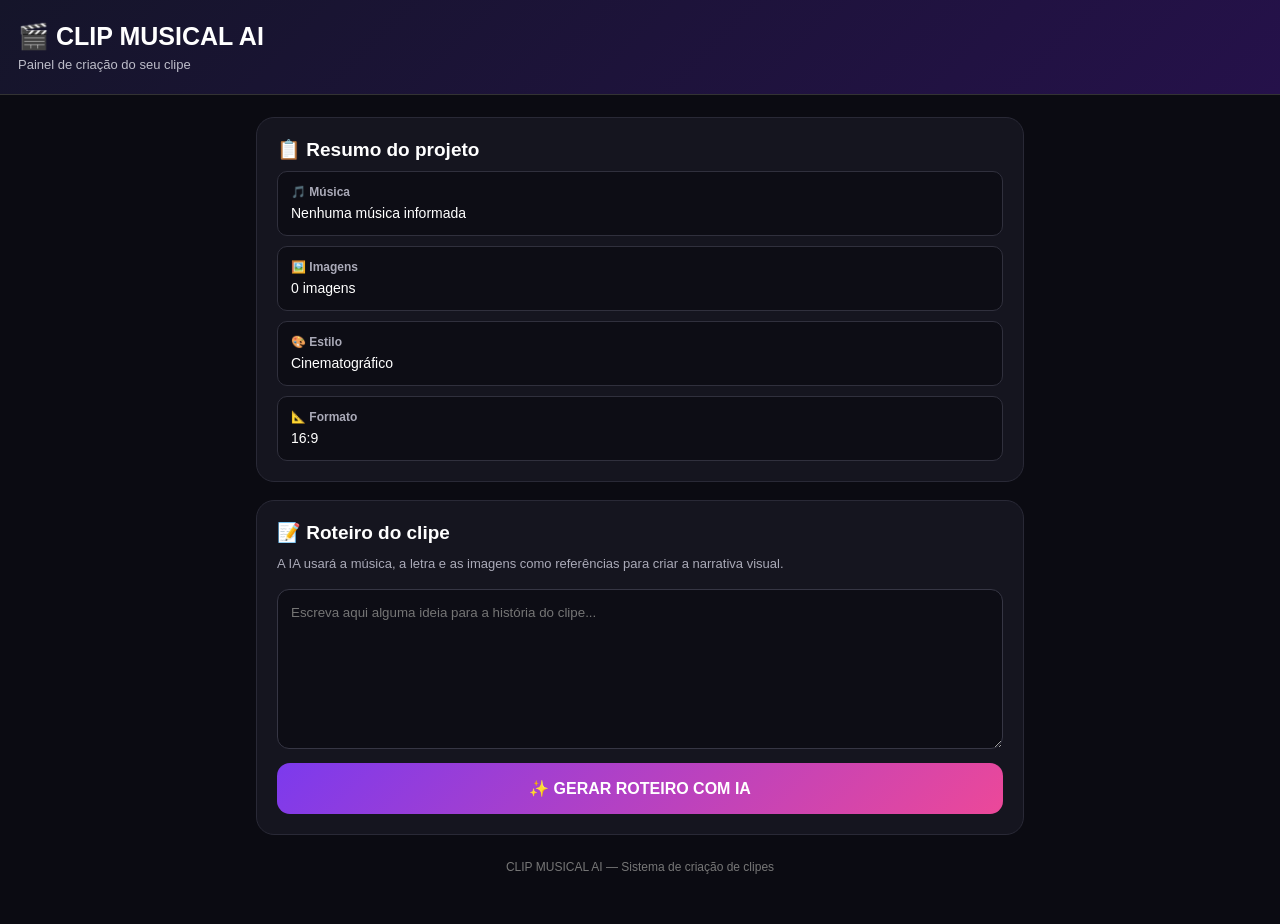
<file: projeto.html>
<!DOCTYPE html>
<html lang="pt-BR">

<head>

<meta charset="UTF-8">
<meta name="viewport" content="width=device-width, initial-scale=1.0">

<title>CLIP MUSICAL AI</title>

<style>

*{
box-sizing:border-box;
margin:0;
padding:0;
font-family:Arial,sans-serif;
}

body{
background:#0b0b12;
color:white;
min-height:100vh;
}

header{
background:linear-gradient(135deg,#15152a,#25114a);
padding:22px 18px;
border-bottom:1px solid #333;
}

header h1{
font-size:25px;
margin-bottom:6px;
}

header p{
color:#bdbdc9;
font-size:13px;
}

.container{
max-width:800px;
margin:auto;
padding:22px 16px 50px;
}

.card{
background:#15151f;
border:1px solid #292936;
border-radius:18px;
padding:20px;
margin-bottom:18px;
}

.card h2{
font-size:19px;
margin-bottom:10px;
}

.card p{
color:#aaaab8;
font-size:13px;
line-height:1.5;
margin-bottom:15px;
}

.project-info{
display:grid;
gap:10px;
}

.info{
background:#0d0d15;
border:1px solid #30303d;
padding:13px;
border-radius:10px;
}

.info strong{
display:block;
color:#aaaab8;
font-size:12px;
margin-bottom:5px;
}

.info span{
font-size:14px;
}

textarea{
width:100%;
min-height:160px;
background:#0d0d15;
color:white;
border:1px solid #363644;
border-radius:12px;
padding:13px;
resize:vertical;
line-height:1.5;
}

.button{
width:100%;
padding:16px;
border:none;
border-radius:13px;
background:linear-gradient(135deg,#7c3aed,#ec4899);
color:white;
font-size:16px;
font-weight:bold;
cursor:pointer;
margin-top:10px;
}

.button:active{
transform:scale(.98);
}

.secondary{
background:#22222e;
border:1px solid #3b3b4a;
}

.scene{
background:#0d0d15;
border:1px solid #30303d;
border-radius:14px;
padding:15px;
margin-top:12px;
}

.scene-title{
font-weight:bold;
margin-bottom:8px;
}

.scene p{
margin:0;
}

.tag{
display:inline-block;
padding:5px 9px;
border-radius:20px;
background:#262033;
color:#d8b4fe;
font-size:11px;
margin-top:8px;
margin-right:5px;
}

#estrutura{
display:none;
}

#geracao{
display:none;
}

#mensagem{
display:none;
background:#111827;
border:1px solid #374151;
border-radius:12px;
padding:14px;
margin-top:15px;
text-align:center;
color:#d1d5db;
line-height:1.5;
}

.progress{
height:10px;
background:#272733;
border-radius:10px;
overflow:hidden;
margin-top:15px;
display:none;
}

.progress-bar{
height:100%;
width:0%;
background:linear-gradient(90deg,#7c3aed,#ec4899);
transition:width .4s;
}

.preview{
display:none;
background:#050507;
border:1px solid #383845;
border-radius:16px;
padding:20px;
margin-top:18px;
text-align:center;
}

.preview-box{
aspect-ratio:16/9;
background:#111827;
border-radius:12px;
display:flex;
align-items:center;
justify-content:center;
font-size:42px;
margin-bottom:15px;
overflow:hidden;
}

.preview-box img{
width:100%;
height:100%;
object-fit:cover;
}

video{
width:100%;
border-radius:12px;
background:#000;
margin-top:15px;
}

.download{
background:linear-gradient(135deg,#059669,#10b981);
}

.footer{
text-align:center;
color:#777;
font-size:12px;
margin-top:25px;
}

.aviso{
color:#fbbf24;
font-size:12px;
margin-top:10px;
}

.status{
text-align:center;
padding:10px;
color:#d1d5db;
}

</style>

</head>

<body>

<header>

<h1>🎬 CLIP MUSICAL AI</h1>

<p>Painel de criação do seu clipe</p>

</header>

<div class="container">

<!-- RESUMO -->

<div class="card">

<h2>📋 Resumo do projeto</h2>

<div class="project-info">

<div class="info">
<strong>🎵 Música</strong>
<span id="nomeMusica">Nenhuma música informada</span>
</div>

<div class="info">
<strong>🖼️ Imagens</strong>
<span id="quantidadeImagens">0 imagens</span>
</div>

<div class="info">
<strong>🎨 Estilo</strong>
<span id="estiloProjeto">Cinematográfico</span>
</div>

<div class="info">
<strong>📐 Formato</strong>
<span id="formatoProjeto">16:9</span>
</div>

</div>

</div>

<!-- ROTEIRO -->

<div class="card">

<h2>📝 Roteiro do clipe</h2>

<p>
A IA usará a música, a letra e as imagens como referências
para criar a narrativa visual.
</p>

<textarea
id="roteiroManual"
placeholder="Escreva aqui alguma ideia para a história do clipe..."
></textarea>

<button
class="button"
onclick="gerarRoteiro()"
>

✨ GERAR ROTEIRO COM IA

</button>

<div
class="progress"
id="progress"
>

<div
class="progress-bar"
id="progressBar"
></div>

</div>

<div id="mensagem"></div>

</div>

<!-- ESTRUTURA -->

<div
class="card"
id="estrutura"
>

<h2>🎞️ Estrutura do clipe</h2>

<div id="cenas"></div>

<button
class="button"
onclick="gerarClipe()"
>

🎬 GERAR CLIPE

</button>

</div>

<!-- GERAÇÃO -->

<div
class="card"
id="geracao"
>

<h2>🎥 Gerando seu clipe</h2>

<div
class="status"
id="statusGeracao"
>
Preparando as cenas...
</div>

<div
class="progress"
id="progressClipe"
style="display:block;"
>

<div
class="progress-bar"
id="barraClipe"
></div>

</div>

<div
class="preview"
id="preview"
>

<div
class="preview-box"
id="previewBox"
>

🎬

</div>

<h3>
✅ Prévia preparada!
</h3>

<p>
A prévia está pronta. Toque no botão abaixo para criar
um vídeo WEBM reproduzível.
</p>

<button
class="button"
onclick="finalizarClipe()"
>

▶️ VER PRÉVIA

</button>

</div>

<div
id="videoArea"
style="display:none;"
>

<h3 style="margin-top:20px;">
🎥 Seu vídeo
</h3>

<video
id="videoPreview"
controls
playsinline
></video>

<button
class="button download"
onclick="baixarVideo()"
>

⬇️ BAIXAR VÍDEO

</button>

<p class="aviso">
O vídeo será criado no formato WEBM.
</p>

</div>

</div>

<div class="footer">

CLIP MUSICAL AI — Sistema de criação de clipes

</div>

</div>

<script>

let videoURL = null;


/* =====================================
   RECUPERAR DADOS
===================================== */

function recuperarDados(){

const parametros =
new URLSearchParams(
window.location.search
);

const musica =
parametros.get("musica");

const imagens =
parametros.get("imagens");

const estilo =
parametros.get("estilo");

const formato =
parametros.get("formato");


/* Música */

const musicaSalva =
sessionStorage.getItem("clip_musica");

if(musica){

document.getElementById(
"nomeMusica"
).textContent = musica;

}else if(musicaSalva){

document.getElementById(
"nomeMusica"
).textContent = musicaSalva;

}


/* Imagens */

const imagensSalvas =
sessionStorage.getItem("clip_imagens");

if(imagens){

document.getElementById(
"quantidadeImagens"
).textContent =
imagens + " imagens";

}else if(imagensSalvas){

try{

const lista =
JSON.parse(imagensSalvas);

document.getElementById(
"quantidadeImagens"
).textContent =
lista.length + " imagens";

}catch(e){}

}


/* Estilo */

if(estilo){

document.getElementById(
"estiloProjeto"
).textContent = estilo;

}


/* Formato */

if(formato){

document.getElementById(
"formatoProjeto"
).textContent = formato;

}


/* Letra */

const letra =
sessionStorage.getItem(
"clip_letra"
);

if(letra){

document.getElementById(
"roteiroManual"
).value = letra;

}

}


/* =====================================
   GERAR ROTEIRO
===================================== */

function gerarRoteiro(){

const mensagem =
document.getElementById(
"mensagem"
);

const progress =
document.getElementById(
"progress"
);

const bar =
document.getElementById(
"progressBar"
);

const estrutura =
document.getElementById(
"estrutura"
);


mensagem.style.display = "block";

progress.style.display = "block";

bar.style.width = "0%";

mensagem.innerHTML =
"🧠 Analisando sua música...";


let porcentagem = 0;


const intervalo =
setInterval(function(){

porcentagem += 20;

bar.style.width =
porcentagem + "%";


if(porcentagem === 20){

mensagem.innerHTML =
"🎵 Identificando os momentos principais...";

}


if(porcentagem === 40){

mensagem.innerHTML =
"🖼️ Relacionando as imagens com a história...";

}


if(porcentagem === 60){

mensagem.innerHTML =
"🎬 Montando as cenas do clipe...";

}


if(porcentagem === 80){

mensagem.innerHTML =
"✨ Ajustando a narrativa visual...";

}


if(porcentagem >= 100){

clearInterval(intervalo);

mensagem.innerHTML =
"✅ Roteiro criado com sucesso!";

criarCenas();

estrutura.style.display =
"block";

estrutura.scrollIntoView({
behavior:"smooth"
});

}

},500);

}


/* =====================================
   CRIAR CENAS
===================================== */

function criarCenas(){

const container =
document.getElementById(
"cenas"
);

container.innerHTML = `

<div class="scene">

<div class="scene-title">
🎬 Cena 1 — Introdução
</div>

<p>
José é apresentado como um jovem sonhador,
em um ambiente cinematográfico inspirado em Gênesis 37.
</p>

<span class="tag">Introdução</span>
<span class="tag">Movimento suave</span>

</div>


<div class="scene">

<div class="scene-title">
🌾 Cena 2 — O sonho
</div>

<p>
José contempla os campos e recebe uma visão
que representa os sonhos que Deus colocou em seu coração.
</p>

<span class="tag">Narrativa</span>
<span class="tag">Sonho</span>

</div>


<div class="scene">

<div class="scene-title">
🔥 Cena 3 — Conflito
</div>

<p>
Os irmãos de José demonstram ciúmes,
criando o momento de maior tensão da história.
</p>

<span class="tag">Drama</span>
<span class="tag">Impacto</span>

</div>


<div class="scene">

<div class="scene-title">
🌙 Cena 4 — Provação
</div>

<p>
José passa por um período difícil,
mas continua caminhando em direção ao propósito.
</p>

<span class="tag">Emoção</span>
<span class="tag">Superação</span>

</div>


<div class="scene">

<div class="scene-title">
✨ Cena 5 — Esperança
</div>

<p>
O clipe termina mostrando José olhando para o futuro,
representando a realização do sonho e a fidelidade de Deus.
</p>

<span class="tag">Clímax</span>
<span class="tag">Esperança</span>

</div>

`;

}


/* =====================================
   GERAR CLIPE
===================================== */

function gerarClipe(){

const geracao =
document.getElementById(
"geracao"
);

const barra =
document.getElementById(
"barraClipe"
);

const status =
document.getElementById(
"statusGeracao"
);

const preview =
document.getElementById(
"preview"
);

const videoArea =
document.getElementById(
"videoArea"
);


geracao.style.display =
"block";

preview.style.display =
"none";

videoArea.style.display =
"none";

barra.style.width =
"0%";

status.innerHTML =
"⏳ Preparando seu clipe...";


geracao.scrollIntoView({
behavior:"smooth"
});


let progresso = 0;


const intervalo =
setInterval(function(){

progresso += 10;

barra.style.width =
progresso + "%";


if(progresso === 10){

status.innerHTML =
"🎵 Carregando música...";

}

if(progresso === 20){

status.innerHTML =
"🖼️ Preparando as imagens...";

}

if(progresso === 40){

status.innerHTML =
"🎬 Criando movimentos das cenas...";

}

if(progresso === 60){

status.innerHTML =
"✨ Aplicando estilo visual...";

}

if(progresso === 80){

status.innerHTML =
"🎵 Sincronizando a música...";

}

if(progresso >= 100){

clearInterval(intervalo);

status.innerHTML =
"✅ Clipe preparado!";

preview.style.display =
"block";

criarPreviewImagem();

preview.scrollIntoView({
behavior:"smooth"
});

}

},500);

}


/* =====================================
   IMAGEM DA PRÉVIA
===================================== */

function criarPreviewImagem(){

const box =
document.getElementById(
"previewBox"
);

const imagemSalva =
sessionStorage.getItem(
"clip_imagem_preview"
);


if(imagemSalva){

box.innerHTML =
'<img src="' +
imagemSalva +
'" alt="Prévia do clipe">';

}else{

box.innerHTML =
"🎬";

}

}


/* =====================================
   CRIAR VÍDEO REAL
===================================== */

function finalizarClipe(){

const videoArea =
document.getElementById(
"videoArea"
);

const video =
document.getElementById(
"videoPreview"
);

const formatoAtual =
document.getElementById(
"formatoProjeto"
).textContent;


let largura = 1280;
let altura = 720;


if(formatoAtual === "9:16"){

largura = 720;
altura = 1280;

}


if(formatoAtual === "1:1"){

largura = 1080;
altura = 1080;

}


const canvas =
document.createElement("canvas");

canvas.width =
largura;

canvas.height =
altura;


const ctx =
canvas.getContext("2d");


const imagemSalva =
sessionStorage.getItem(
"clip_imagem_preview"
);


let imagem = null;


function desenharCena(){

ctx.fillStyle =
"#111827";

ctx.fillRect(
0,
0,
largura,
altura
);


if(imagem &&
imagem.complete &&
imagem.naturalWidth > 0){

const escala =
Math.max(
largura / imagem.width,
altura / imagem.height
);

const w =
imagem.width * escala;

const h =
imagem.height * escala;

const x =
(largura - w) / 2;

const y =
(altura - h) / 2;


ctx.drawImage(
imagem,
x,
y,
w,
h
);

}


ctx.fillStyle =
"rgba(0,0,0,0.35)";

ctx.fillRect(
0,
0,
largura,
altura
);


ctx.fillStyle =
"white";

ctx.textAlign =
"center";

ctx.font =
"bold 42px Arial";

ctx.fillText(
"🎬 CLIP MUSICAL AI",
largura / 2,
altura / 2 - 20
);


ctx.font =
"24px Arial";

ctx.fillText(
"Prévia do seu clipe",
largura / 2,
altura / 2 + 30
);

}


/* Carregar imagem */

if(imagemSalva){

imagem =
new Image();

imagem.onload =
function(){

criarGravacao();

};

imagem.onerror =
function(){

criarGravacao();

};

imagem.src =
imagemSalva;

}else{

criarGravacao();

}


/* Gravação */

function criarGravacao(){

if(!canvas.captureStream){

alert(
"Seu navegador não suporta a criação do vídeo."
);

return;

}


const stream =
canvas.captureStream(30);


let mimeType =
"video/webm;codecs=vp9";


if(
!MediaRecorder.isTypeSupported(
mimeType
)
){

mimeType =
"video/webm;codecs=vp8";

}


if(
!MediaRecorder.isTypeSupported(
mimeType
)
){

mimeType =
"video/webm";

}


let recorder;


try{

recorder =
new MediaRecorder(
stream,
{
mimeType:mimeType
}
);

}catch(e){

alert(
"Não foi possível criar o vídeo neste navegador."
);

return;

}


const partes = [];


recorder.ondataavailable =
function(event){

if(event.data.size > 0){

partes.push(
event.data
);

}

};


recorder.onstop =
function(){

const blob =
new Blob(
partes,
{
type:"video/webm"
}
);


if(videoURL){

URL.revokeObjectURL(
videoURL
);

}


videoURL =
URL.createObjectURL(
blob
);


video.src =
videoURL;

video.controls =
true;

video.style.display =
"block";

videoArea.style.display =
"block";

video.load();


videoArea.scrollIntoView({
behavior:"smooth"
});


};


/* Começa a gravação */

recorder.start();


let tempo = 0;

const duracao = 5000;


const intervalo =
setInterval(function(){

desenharCena();

tempo += 100;


if(tempo >= duracao){

clearInterval(
intervalo
);

recorder.stop();


stream
.getTracks()
.forEach(
function(track){

track.stop();

}
);

}

},100);

}

}


/* =====================================
   BAIXAR VÍDEO
===================================== */

function baixarVideo(){

if(!videoURL){

alert(
"O vídeo ainda não está pronto."
);

return;

}


const link =
document.createElement("a");


link.href =
videoURL;


link.download =
"clip-musical-ai.webm";


document.body.appendChild(
link
);


link.click();


document.body.removeChild(
link
);

}


/* =====================================
   INICIAR
===================================== */

recuperarDados();

</script>

</body>

</html>
</file>
<file: v2.css>
/* CLIP MUSICAL AI V2 — complementa a interface original sem remover recursos */
:root{color-scheme:dark}
.v2-hero{padding:20px 14px;margin-bottom:19px;background:linear-gradient(135deg,#1a123a,#102647);border:1px solid #54438c;border-radius:16px;text-align:center}
.v2-hero strong{font-size:14px;letter-spacing:.16em;color:#bbabff}
.v2-hero p{color:#d1cceb;font-size:13px;line-height:1.55;margin-top:7px}
.v2-mode-card{border-color:#6c54c6}
.v2-modes{display:grid;grid-template-columns:repeat(2,minmax(0,1fr));gap:9px;margin-top:10px}
.v2-mode{background:#16182a;border:1px solid #444566;color:#f4f2ff;border-radius:12px;text-align:left;padding:13px;cursor:pointer;min-height:90px;width:100%;margin:0;font-size:14px;font-weight:700}
.v2-mode small{display:block;color:#aaaec5;margin-top:6px;line-height:1.35;font-size:12px;font-weight:400}
.v2-mode[aria-pressed="true"]{background:#30215d;border:2px solid #ab91ff;padding:12px}
.v2-mode:focus-visible{outline:3px solid #f7c752;outline-offset:2px}
.v2-note{font-size:13px;line-height:1.55;color:#bebdd4;margin:11px 0 4px}
.v2-notice{padding:12px;border-radius:11px;background:#1a2033;border:1px solid #42527d;color:#d0dbf9;font-size:13px;line-height:1.55;margin:12px 0}
.v2-note strong{color:#f2f0ff}
.v2-hidden{display:none!important}
#v2Genero{margin-bottom:13px}
@media(max-width:420px){.v2-modes{grid-template-columns:1fr}.v2-mode{min-height:69px}}


/* Painel opcional: imagens com IA externa */
.ai-v2-card{border-color:#4f4677}
.ai-v2-grid{display:grid;grid-template-columns:1fr 1.5fr;gap:12px}
.ai-v2-grid input,.ai-v2-grid select{width:100%}
.ai-v2-card textarea{min-height:88px}
.ai-v2-help{padding:10px 12px;border:1px solid #44485d;background:#1b2132;color:#c6ccdf;font-size:13px;line-height:1.5;border-radius:10px;margin-bottom:12px}
.ai-v2-actions{display:grid;grid-template-columns:1fr 1fr;gap:10px}
.ai-v2-actions button{margin:0}
.ai-v2-preview{display:grid;grid-template-columns:1fr;gap:8px;margin-top:12px}
.ai-v2-prompt{padding:12px;background:#101222;border:1px solid #333850;border-radius:10px;font-size:12px;line-height:1.55}
.ai-v2-prompt p{color:#b4bace;margin-top:6px;overflow-wrap:anywhere}
@media(max-width:580px){.ai-v2-grid,.ai-v2-actions{grid-template-columns:1fr}}
</file>
